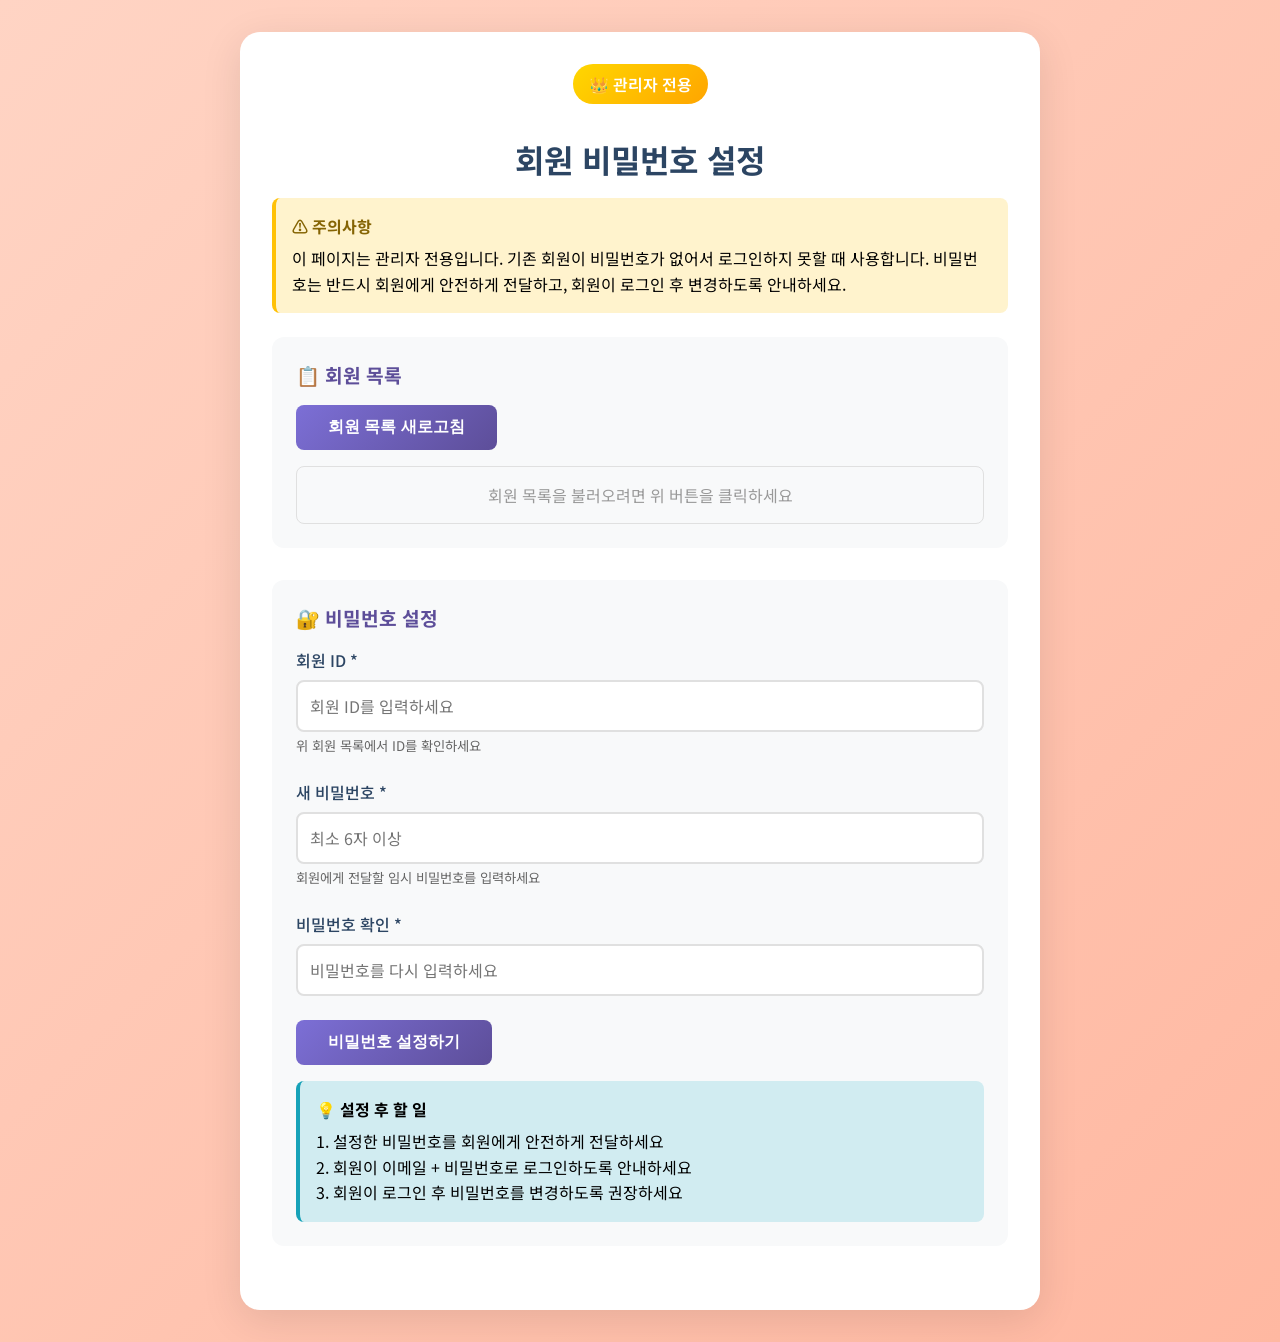
<file: admin-password-reset.html>
<!DOCTYPE html>
<html lang="ko">
<head>
    <meta charset="UTF-8">
    <meta name="viewport" content="width=device-width, initial-scale=1.0">
    <title>관리자 - 회원 비밀번호 설정</title>
    <link href="https://fonts.googleapis.com/css2?family=Noto+Sans+KR:wght@300;400;500;600;700&display=swap" rel="stylesheet">
    <style>
        * {
            margin: 0;
            padding: 0;
            box-sizing: border-box;
        }

        body {
            font-family: 'Noto Sans KR', sans-serif;
            background: linear-gradient(135deg, #ffd4c4 0%, #ffb8a1 100%);
            min-height: 100vh;
            padding: 2rem;
        }

        .container {
            max-width: 800px;
            margin: 0 auto;
            background: white;
            border-radius: 20px;
            padding: 2rem;
            box-shadow: 0 10px 40px rgba(0,0,0,0.1);
        }

        h1 {
            color: #2c4563;
            margin-bottom: 1rem;
            text-align: center;
        }

        .admin-badge {
            background: linear-gradient(135deg, #FFD700, #FFA500);
            color: white;
            padding: 0.5rem 1rem;
            border-radius: 20px;
            display: inline-block;
            margin-bottom: 2rem;
            font-weight: 600;
        }

        .section {
            background: #f8f9fa;
            padding: 1.5rem;
            border-radius: 12px;
            margin-bottom: 2rem;
        }

        .section h2 {
            color: #5d4e99;
            margin-bottom: 1rem;
            font-size: 1.2rem;
        }

        .form-group {
            margin-bottom: 1.5rem;
        }

        label {
            display: block;
            margin-bottom: 0.5rem;
            color: #2c4563;
            font-weight: 500;
        }

        input, select {
            width: 100%;
            padding: 0.75rem;
            border: 2px solid #e0e0e0;
            border-radius: 8px;
            font-size: 1rem;
            font-family: 'Noto Sans KR', sans-serif;
        }

        input:focus, select:focus {
            outline: none;
            border-color: #5d4e99;
        }

        button {
            background: linear-gradient(135deg, #7c6fd6, #5d4e99);
            color: white;
            border: none;
            padding: 0.75rem 2rem;
            border-radius: 8px;
            font-size: 1rem;
            font-weight: 600;
            cursor: pointer;
            transition: transform 0.2s;
        }

        button:hover {
            transform: translateY(-2px);
        }

        button:disabled {
            background: #ccc;
            cursor: not-allowed;
        }

        .result {
            padding: 1rem;
            border-radius: 8px;
            margin-top: 1rem;
            display: none;
        }

        .result.success {
            background: #d4edda;
            color: #155724;
            border: 1px solid #c3e6cb;
            display: block;
        }

        .result.error {
            background: #f8d7da;
            color: #721c24;
            border: 1px solid #f5c6cb;
            display: block;
        }

        .members-list {
            max-height: 300px;
            overflow-y: auto;
            border: 1px solid #e0e0e0;
            border-radius: 8px;
            padding: 1rem;
        }

        .member-item {
            padding: 0.75rem;
            border-bottom: 1px solid #e0e0e0;
            display: flex;
            justify-content: space-between;
            align-items: center;
        }

        .member-item:last-child {
            border-bottom: none;
        }

        .member-info {
            flex: 1;
        }

        .member-name {
            font-weight: 600;
            color: #2c4563;
        }

        .member-email {
            font-size: 0.9rem;
            color: #666;
        }

        .has-password {
            color: #28a745;
            font-size: 0.9rem;
        }

        .no-password {
            color: #dc3545;
            font-size: 0.9rem;
        }

        .warning-box {
            background: #fff3cd;
            border-left: 4px solid #ffc107;
            padding: 1rem;
            border-radius: 8px;
            margin-bottom: 1.5rem;
        }

        .warning-box strong {
            color: #856404;
        }

        .info-box {
            background: #d1ecf1;
            border-left: 4px solid #17a2b8;
            padding: 1rem;
            border-radius: 8px;
            margin-top: 1rem;
        }

        .code-box {
            background: #2c3e50;
            color: #ecf0f1;
            padding: 1rem;
            border-radius: 8px;
            font-family: 'Courier New', monospace;
            font-size: 0.9rem;
            overflow-x: auto;
            margin-top: 0.5rem;
        }
    </style>
</head>
<body>
    <div class="container">
        <div style="text-align: center;">
            <span class="admin-badge">👑 관리자 전용</span>
        </div>
        
        <h1>회원 비밀번호 설정</h1>

        <div class="warning-box">
            <strong>⚠️ 주의사항</strong>
            <p style="margin-top: 0.5rem; line-height: 1.6;">
                이 페이지는 관리자 전용입니다. 기존 회원이 비밀번호가 없어서 로그인하지 못할 때 사용합니다.
                비밀번호는 반드시 회원에게 안전하게 전달하고, 회원이 로그인 후 변경하도록 안내하세요.
            </p>
        </div>

        <!-- 회원 목록 -->
        <div class="section">
            <h2>📋 회원 목록</h2>
            <button onclick="loadMembers()">회원 목록 새로고침</button>
            <div id="membersList" class="members-list" style="margin-top: 1rem;">
                <p style="text-align: center; color: #999;">회원 목록을 불러오려면 위 버튼을 클릭하세요</p>
            </div>
        </div>

        <!-- 비밀번호 설정 폼 -->
        <div class="section">
            <h2>🔐 비밀번호 설정</h2>
            
            <div class="form-group">
                <label for="memberId">회원 ID *</label>
                <input type="text" id="memberId" placeholder="회원 ID를 입력하세요" required>
                <small style="color: #666;">위 회원 목록에서 ID를 확인하세요</small>
            </div>

            <div class="form-group">
                <label for="newPassword">새 비밀번호 *</label>
                <input type="text" id="newPassword" placeholder="최소 6자 이상" required minlength="6">
                <small style="color: #666;">회원에게 전달할 임시 비밀번호를 입력하세요</small>
            </div>

            <div class="form-group">
                <label for="confirmPassword">비밀번호 확인 *</label>
                <input type="text" id="confirmPassword" placeholder="비밀번호를 다시 입력하세요" required minlength="6">
            </div>

            <button onclick="setPassword()">비밀번호 설정하기</button>

            <div id="result" class="result"></div>

            <div class="info-box">
                <strong>💡 설정 후 할 일</strong>
                <p style="margin-top: 0.5rem; line-height: 1.6;">
                    1. 설정한 비밀번호를 회원에게 안전하게 전달하세요<br>
                    2. 회원이 이메일 + 비밀번호로 로그인하도록 안내하세요<br>
                    3. 회원이 로그인 후 비밀번호를 변경하도록 권장하세요
                </p>
            </div>
        </div>
    </div>

    <script>
        // 비밀번호 해싱 함수
        async function hashPassword(password) {
            const msgBuffer = new TextEncoder().encode(password);
            const hashBuffer = await crypto.subtle.digest('SHA-256', msgBuffer);
            const hashArray = Array.from(new Uint8Array(hashBuffer));
            const hashHex = hashArray.map(b => b.toString(16).padStart(2, '0')).join('');
            return hashHex;
        }

        // 회원 목록 불러오기
        async function loadMembers() {
            const membersList = document.getElementById('membersList');
            membersList.innerHTML = '<p style="text-align: center; color: #999;">불러오는 중...</p>';

            try {
                const response = await fetch('tables/members?limit=1000&sort=-created_at');
                const data = await response.json();
                const members = data.data || [];

                if (members.length === 0) {
                    membersList.innerHTML = '<p style="text-align: center; color: #999;">등록된 회원이 없습니다</p>';
                    return;
                }

                let html = '';
                members.forEach(member => {
                    const hasPassword = member.password ? true : false;
                    const passwordStatus = hasPassword 
                        ? '<span class="has-password">✓ 비밀번호 있음</span>' 
                        : '<span class="no-password">✗ 비밀번호 없음</span>';
                    
                    html += `
                        <div class="member-item">
                            <div class="member-info">
                                <div class="member-name">${member.name}</div>
                                <div class="member-email">${member.email}</div>
                                <div style="font-size: 0.85rem; color: #999; margin-top: 0.25rem;">
                                    ID: ${member.id}
                                </div>
                            </div>
                            <div>
                                ${passwordStatus}
                            </div>
                        </div>
                    `;
                });

                membersList.innerHTML = html;
            } catch (error) {
                console.error('회원 목록 로드 오류:', error);
                membersList.innerHTML = '<p style="text-align: center; color: #dc3545;">오류가 발생했습니다</p>';
            }
        }

        // 비밀번호 설정
        async function setPassword() {
            const memberId = document.getElementById('memberId').value.trim();
            const newPassword = document.getElementById('newPassword').value;
            const confirmPassword = document.getElementById('confirmPassword').value;
            const resultDiv = document.getElementById('result');

            // 유효성 검사
            if (!memberId) {
                showResult('회원 ID를 입력하세요', 'error');
                return;
            }

            if (!newPassword || newPassword.length < 6) {
                showResult('비밀번호는 최소 6자 이상이어야 합니다', 'error');
                return;
            }

            if (newPassword !== confirmPassword) {
                showResult('비밀번호가 일치하지 않습니다', 'error');
                return;
            }

            if (!confirm(`정말 이 회원의 비밀번호를 설정하시겠습니까?\n\n회원 ID: ${memberId}\n비밀번호: ${newPassword}`)) {
                return;
            }

            try {
                // 비밀번호 해싱
                const hashedPassword = await hashPassword(newPassword);

                // API 호출
                const response = await fetch(`tables/members/${memberId}`, {
                    method: 'PATCH',
                    headers: { 'Content-Type': 'application/json' },
                    body: JSON.stringify({ password: hashedPassword })
                });

                if (response.ok) {
                    showResult(`✅ 비밀번호가 성공적으로 설정되었습니다!\n\n회원에게 다음 정보를 전달하세요:\n이메일: (회원 목록에서 확인)\n비밀번호: ${newPassword}`, 'success');
                    
                    // 폼 초기화
                    document.getElementById('memberId').value = '';
                    document.getElementById('newPassword').value = '';
                    document.getElementById('confirmPassword').value = '';
                    
                    // 회원 목록 새로고침
                    setTimeout(() => loadMembers(), 1000);
                } else {
                    const errorText = await response.text();
                    showResult(`❌ 오류 발생: ${errorText}`, 'error');
                }
            } catch (error) {
                console.error('비밀번호 설정 오류:', error);
                showResult(`❌ 오류 발생: ${error.message}`, 'error');
            }
        }

        // 결과 표시
        function showResult(message, type) {
            const resultDiv = document.getElementById('result');
            resultDiv.textContent = message;
            resultDiv.className = `result ${type}`;
            resultDiv.style.whiteSpace = 'pre-wrap';
        }

        // 페이지 로드 시
        window.addEventListener('load', () => {
            console.log('관리자 비밀번호 설정 페이지 로드됨');
        });
    </script>
</body>
</html>
</file>
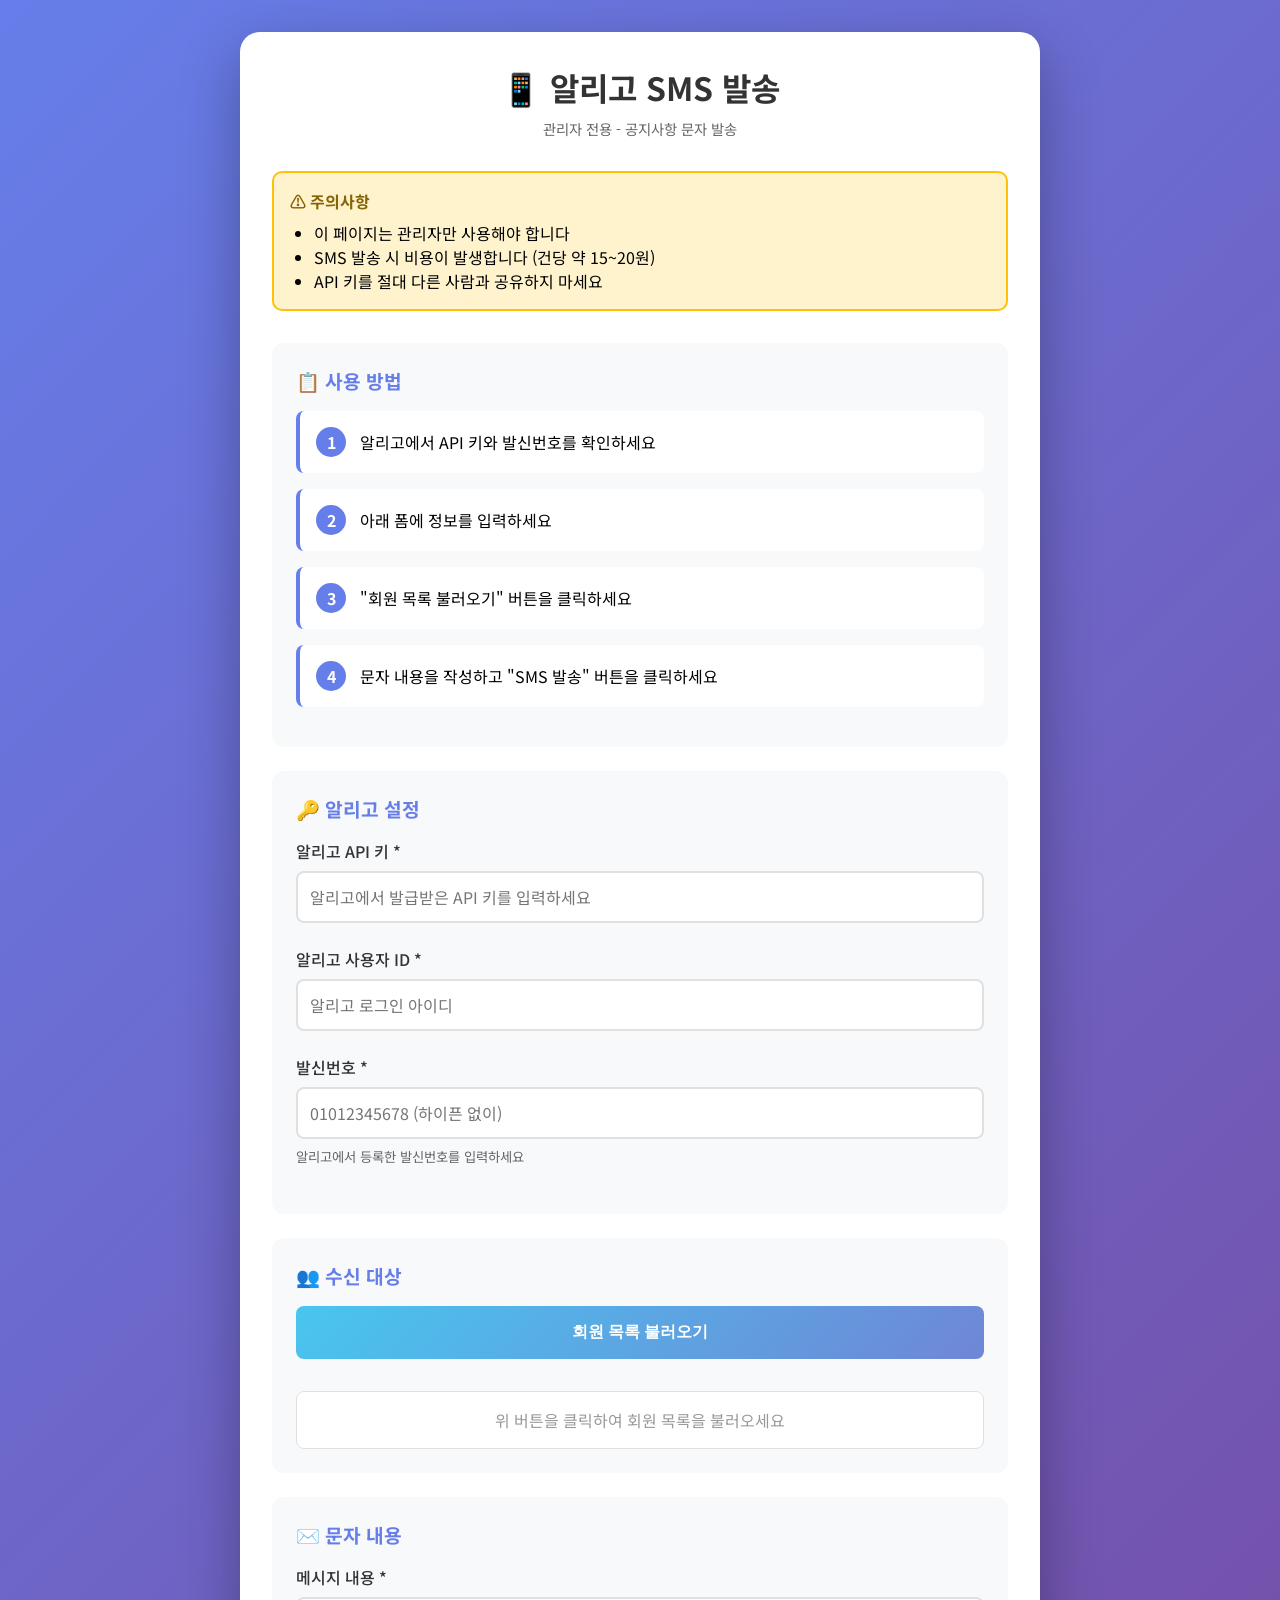
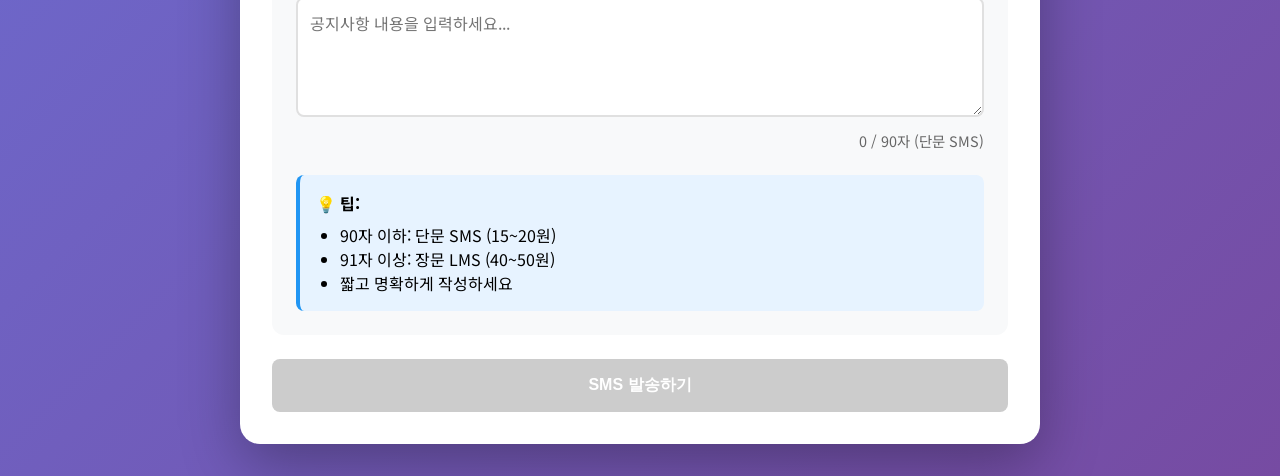
<file: send-sms.html>
<!DOCTYPE html>
<html lang="ko">
<head>
    <meta charset="UTF-8">
    <meta name="viewport" content="width=device-width, initial-scale=1.0">
    <title>알리고 SMS 발송 - 관리자 전용</title>
    <link href="https://fonts.googleapis.com/css2?family=Noto+Sans+KR:wght@300;400;500;600;700&display=swap" rel="stylesheet">
    <style>
        * {
            margin: 0;
            padding: 0;
            box-sizing: border-box;
        }

        body {
            font-family: 'Noto Sans KR', sans-serif;
            background: linear-gradient(135deg, #667eea 0%, #764ba2 100%);
            min-height: 100vh;
            padding: 2rem;
        }

        .container {
            max-width: 800px;
            margin: 0 auto;
            background: white;
            border-radius: 20px;
            padding: 2rem;
            box-shadow: 0 20px 60px rgba(0,0,0,0.3);
        }

        h1 {
            color: #333;
            margin-bottom: 0.5rem;
            text-align: center;
        }

        .subtitle {
            text-align: center;
            color: #666;
            margin-bottom: 2rem;
            font-size: 0.9rem;
        }

        .warning {
            background: #fff3cd;
            border: 2px solid #ffc107;
            border-radius: 10px;
            padding: 1rem;
            margin-bottom: 2rem;
        }

        .warning strong {
            color: #856404;
        }

        .section {
            background: #f8f9fa;
            padding: 1.5rem;
            border-radius: 12px;
            margin-bottom: 1.5rem;
        }

        .section h2 {
            color: #667eea;
            margin-bottom: 1rem;
            font-size: 1.2rem;
        }

        .form-group {
            margin-bottom: 1.5rem;
        }

        label {
            display: block;
            margin-bottom: 0.5rem;
            color: #333;
            font-weight: 500;
        }

        input, textarea {
            width: 100%;
            padding: 0.75rem;
            border: 2px solid #e0e0e0;
            border-radius: 8px;
            font-size: 1rem;
            font-family: 'Noto Sans KR', sans-serif;
        }

        input:focus, textarea:focus {
            outline: none;
            border-color: #667eea;
        }

        textarea {
            resize: vertical;
            min-height: 120px;
        }

        .char-count {
            text-align: right;
            font-size: 0.9rem;
            color: #666;
            margin-top: 0.5rem;
        }

        .btn {
            background: linear-gradient(135deg, #667eea, #764ba2);
            color: white;
            border: none;
            padding: 1rem 2rem;
            border-radius: 8px;
            font-size: 1rem;
            font-weight: 600;
            cursor: pointer;
            width: 100%;
            transition: transform 0.2s;
        }

        .btn:hover {
            transform: translateY(-2px);
        }

        .btn:disabled {
            background: #ccc;
            cursor: not-allowed;
        }

        .btn-secondary {
            background: linear-gradient(135deg, #48c6ef, #6f86d6);
            margin-bottom: 1rem;
        }

        .result {
            margin-top: 1.5rem;
            padding: 1rem;
            border-radius: 8px;
            display: none;
        }

        .result.success {
            background: #d4edda;
            color: #155724;
            border: 1px solid #c3e6cb;
        }

        .result.error {
            background: #f8d7da;
            color: #721c24;
            border: 1px solid #f5c6cb;
        }

        .phone-list {
            max-height: 200px;
            overflow-y: auto;
            border: 1px solid #e0e0e0;
            border-radius: 8px;
            padding: 1rem;
            background: white;
        }

        .phone-item {
            padding: 0.5rem;
            border-bottom: 1px solid #f0f0f0;
        }

        .phone-item:last-child {
            border-bottom: none;
        }

        .info-box {
            background: #e7f3ff;
            border-left: 4px solid #2196F3;
            padding: 1rem;
            border-radius: 8px;
            margin-top: 1rem;
        }

        .step {
            background: white;
            padding: 1rem;
            border-radius: 8px;
            margin-bottom: 1rem;
            border-left: 4px solid #667eea;
        }

        .step-number {
            display: inline-block;
            background: #667eea;
            color: white;
            width: 30px;
            height: 30px;
            border-radius: 50%;
            text-align: center;
            line-height: 30px;
            margin-right: 10px;
            font-weight: bold;
        }
    </style>
</head>
<body>
    <div class="container">
        <h1>📱 알리고 SMS 발송</h1>
        <p class="subtitle">관리자 전용 - 공지사항 문자 발송</p>

        <div class="warning">
            <strong>⚠️ 주의사항</strong>
            <ul style="margin-top: 0.5rem; margin-left: 1.5rem;">
                <li>이 페이지는 관리자만 사용해야 합니다</li>
                <li>SMS 발송 시 비용이 발생합니다 (건당 약 15~20원)</li>
                <li>API 키를 절대 다른 사람과 공유하지 마세요</li>
            </ul>
        </div>

        <!-- 사용 방법 -->
        <div class="section">
            <h2>📋 사용 방법</h2>
            <div class="step">
                <span class="step-number">1</span>
                알리고에서 API 키와 발신번호를 확인하세요
            </div>
            <div class="step">
                <span class="step-number">2</span>
                아래 폼에 정보를 입력하세요
            </div>
            <div class="step">
                <span class="step-number">3</span>
                "회원 목록 불러오기" 버튼을 클릭하세요
            </div>
            <div class="step">
                <span class="step-number">4</span>
                문자 내용을 작성하고 "SMS 발송" 버튼을 클릭하세요
            </div>
        </div>

        <!-- 알리고 설정 -->
        <div class="section">
            <h2>🔑 알리고 설정</h2>
            
            <div class="form-group">
                <label for="apiKey">알리고 API 키 *</label>
                <input type="text" id="apiKey" placeholder="알리고에서 발급받은 API 키를 입력하세요">
            </div>

            <div class="form-group">
                <label for="userId">알리고 사용자 ID *</label>
                <input type="text" id="userId" placeholder="알리고 로그인 아이디">
            </div>

            <div class="form-group">
                <label for="sender">발신번호 *</label>
                <input type="text" id="sender" placeholder="01012345678 (하이픈 없이)">
                <small style="color: #666; display: block; margin-top: 0.5rem;">
                    알리고에서 등록한 발신번호를 입력하세요
                </small>
            </div>
        </div>

        <!-- 회원 목록 -->
        <div class="section">
            <h2>👥 수신 대상</h2>
            
            <button class="btn btn-secondary" onclick="loadMembers()">
                회원 목록 불러오기
            </button>

            <div id="memberCount" style="margin: 1rem 0; font-weight: 500;"></div>

            <div class="phone-list" id="phoneList">
                <p style="text-align: center; color: #999;">
                    위 버튼을 클릭하여 회원 목록을 불러오세요
                </p>
            </div>
        </div>

        <!-- 문자 내용 -->
        <div class="section">
            <h2>✉️ 문자 내용</h2>
            
            <div class="form-group">
                <label for="message">메시지 내용 *</label>
                <textarea id="message" placeholder="공지사항 내용을 입력하세요..."></textarea>
                <div class="char-count">
                    <span id="charCount">0</span> / 90자 (단문 SMS)
                </div>
            </div>

            <div class="info-box">
                <strong>💡 팁:</strong>
                <ul style="margin-top: 0.5rem; margin-left: 1.5rem;">
                    <li>90자 이하: 단문 SMS (15~20원)</li>
                    <li>91자 이상: 장문 LMS (40~50원)</li>
                    <li>짧고 명확하게 작성하세요</li>
                </ul>
            </div>
        </div>

        <!-- 발송 버튼 -->
        <button class="btn" id="sendBtn" onclick="sendSMS()" disabled>
            SMS 발송하기
        </button>

        <!-- 결과 메시지 -->
        <div id="result" class="result"></div>
    </div>

    <script>
        let members = [];
        let phoneNumbers = [];

        // 글자 수 카운트
        document.getElementById('message').addEventListener('input', function() {
            const count = this.value.length;
            document.getElementById('charCount').textContent = count;
            
            if (count > 90) {
                document.getElementById('charCount').style.color = '#e74c3c';
            } else {
                document.getElementById('charCount').style.color = '#666';
            }
        });

        // 회원 목록 불러오기
        async function loadMembers() {
            try {
                const response = await fetch('../tables/members?limit=1000');
                const data = await response.json();
                members = data.data || [];

                // 전화번호만 추출
                phoneNumbers = members
                    .filter(m => m.phone)
                    .map(m => m.phone.replace(/[^0-9]/g, '')); // 숫자만 남김

                // 화면에 표시
                const phoneList = document.getElementById('phoneList');
                const memberCount = document.getElementById('memberCount');

                memberCount.innerHTML = `✅ 총 <strong>${phoneNumbers.length}명</strong>의 회원에게 발송됩니다`;

                phoneList.innerHTML = members
                    .filter(m => m.phone)
                    .map(m => `
                        <div class="phone-item">
                            ${m.name} - ${m.phone}
                        </div>
                    `).join('');

                // 발송 버튼 활성화
                document.getElementById('sendBtn').disabled = false;

                showResult('회원 목록을 성공적으로 불러왔습니다!', 'success');
            } catch (error) {
                console.error('회원 목록 로드 오류:', error);
                showResult('회원 목록을 불러오는데 실패했습니다.', 'error');
            }
        }

        // SMS 발송
        async function sendSMS() {
            const apiKey = document.getElementById('apiKey').value.trim();
            const userId = document.getElementById('userId').value.trim();
            const sender = document.getElementById('sender').value.trim().replace(/[^0-9]/g, '');
            const message = document.getElementById('message').value.trim();

            // 유효성 검사
            if (!apiKey || !userId || !sender) {
                alert('알리고 설정을 모두 입력해주세요.');
                return;
            }

            if (!message) {
                alert('문자 내용을 입력해주세요.');
                return;
            }

            if (phoneNumbers.length === 0) {
                alert('먼저 회원 목록을 불러와주세요.');
                return;
            }

            // 발송 확인
            const totalCost = phoneNumbers.length * 20;
            if (!confirm(`${phoneNumbers.length}명에게 SMS를 발송하시겠습니까?\n\n예상 비용: 약 ${totalCost.toLocaleString()}원`)) {
                return;
            }

            // 발송 시작
            document.getElementById('sendBtn').disabled = true;
            showResult('SMS 발송 중... 잠시만 기다려주세요.', 'success');

            try {
                let successCount = 0;
                let failCount = 0;

                // 각 번호로 발송 (순차적으로)
                for (let i = 0; i < phoneNumbers.length; i++) {
                    const receiver = phoneNumbers[i];
                    
                    try {
                        const formData = new URLSearchParams();
                        formData.append('key', apiKey);
                        formData.append('user_id', userId);
                        formData.append('sender', sender);
                        formData.append('receiver', receiver);
                        formData.append('msg', message);
                        formData.append('msg_type', 'SMS');

                        const response = await fetch('https://apis.aligo.in/send/', {
                            method: 'POST',
                            headers: {
                                'Content-Type': 'application/x-www-form-urlencoded',
                            },
                            body: formData
                        });

                        const result = await response.json();
                        
                        if (result.result_code === '1') {
                            successCount++;
                        } else {
                            failCount++;
                            console.error(`발송 실패 (${receiver}):`, result.message);
                        }

                        // 진행상황 표시
                        showResult(`발송 중... ${i + 1}/${phoneNumbers.length}`, 'success');

                        // API 제한을 위해 0.5초 대기
                        await new Promise(resolve => setTimeout(resolve, 500));

                    } catch (error) {
                        failCount++;
                        console.error(`발송 오류 (${receiver}):`, error);
                    }
                }

                // 완료 메시지
                showResult(
                    `SMS 발송 완료!\n\n성공: ${successCount}명\n실패: ${failCount}명`,
                    failCount === 0 ? 'success' : 'error'
                );

            } catch (error) {
                console.error('SMS 발송 오류:', error);
                showResult('SMS 발송 중 오류가 발생했습니다.', 'error');
            } finally {
                document.getElementById('sendBtn').disabled = false;
            }
        }

        // 결과 표시
        function showResult(message, type) {
            const result = document.getElementById('result');
            result.textContent = message;
            result.className = `result ${type}`;
            result.style.display = 'block';
        }
    </script>
</body>
</html>
</file>
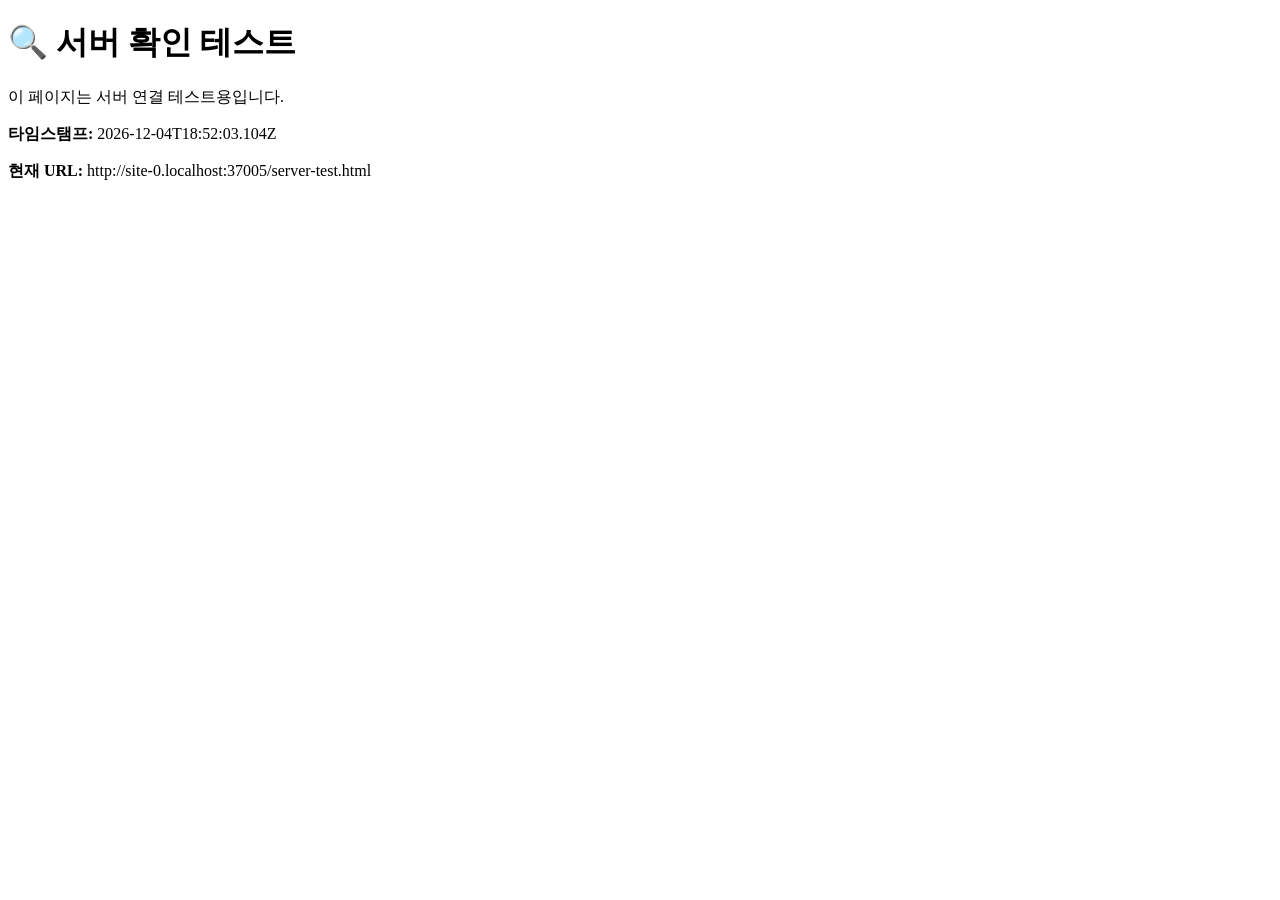
<file: server-test.html>
<!DOCTYPE html>
<html lang="ko">
<head>
    <meta charset="UTF-8">
    <title>서버 확인 테스트</title>
</head>
<body>
    <h1>🔍 서버 확인 테스트</h1>
    <p>이 페이지는 서버 연결 테스트용입니다.</p>
    <p><strong>타임스탬프:</strong> <span id="timestamp"></span></p>
    <p><strong>현재 URL:</strong> <span id="currentUrl"></span></p>
    
    <script>
        document.getElementById('timestamp').textContent = new Date().toISOString();
        document.getElementById('currentUrl').textContent = window.location.href;
    </script>
</body>
</html>
</file>
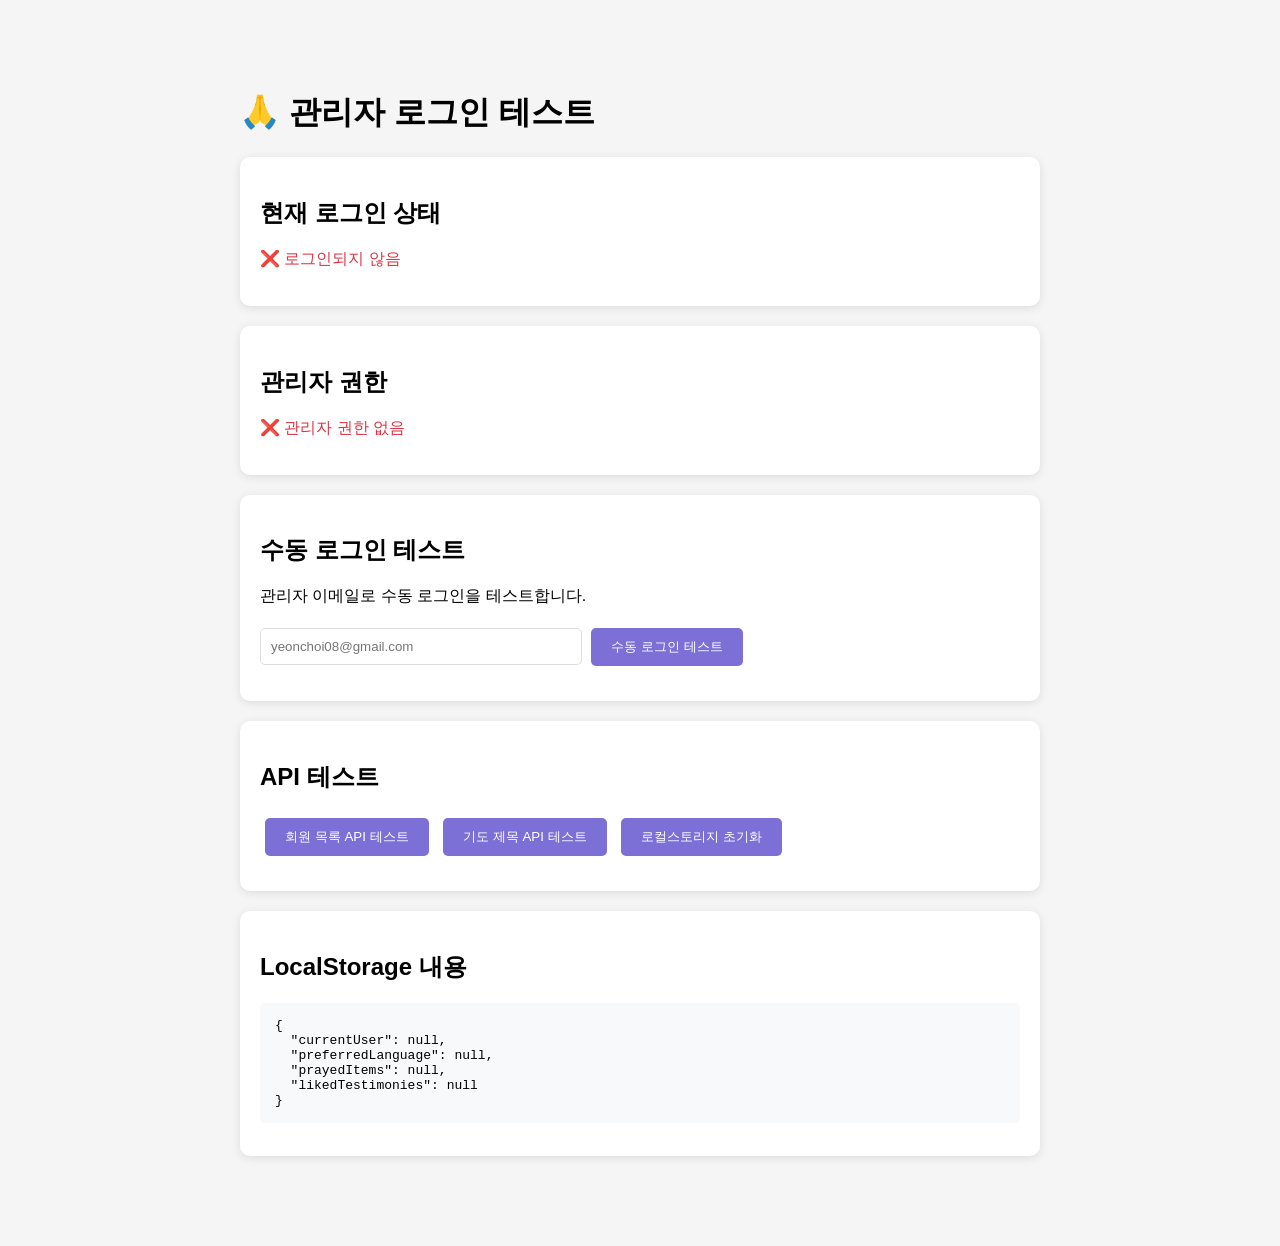
<file: test-admin.html>
<!DOCTYPE html>
<html lang="ko">
<head>
    <meta charset="UTF-8">
    <meta name="viewport" content="width=device-width, initial-scale=1.0">
    <title>관리자 테스트</title>
    <style>
        body {
            font-family: Arial, sans-serif;
            max-width: 800px;
            margin: 50px auto;
            padding: 20px;
            background: #f5f5f5;
        }
        .info-box {
            background: white;
            padding: 20px;
            border-radius: 10px;
            margin-bottom: 20px;
            box-shadow: 0 2px 10px rgba(0,0,0,0.1);
        }
        .success {
            color: #28a745;
        }
        .error {
            color: #dc3545;
        }
        button {
            padding: 10px 20px;
            margin: 5px;
            border: none;
            border-radius: 5px;
            background: #7c6fd6;
            color: white;
            cursor: pointer;
        }
        button:hover {
            background: #6858c5;
        }
        pre {
            background: #f8f9fa;
            padding: 15px;
            border-radius: 5px;
            overflow-x: auto;
        }
    </style>
</head>
<body>
    <h1>🙏 관리자 로그인 테스트</h1>
    
    <div class="info-box">
        <h2>현재 로그인 상태</h2>
        <div id="loginStatus">확인 중...</div>
    </div>
    
    <div class="info-box">
        <h2>관리자 권한</h2>
        <div id="adminStatus">확인 중...</div>
    </div>
    
    <div class="info-box">
        <h2>수동 로그인 테스트</h2>
        <p>관리자 이메일로 수동 로그인을 테스트합니다.</p>
        <input type="email" id="testEmail" placeholder="yeonchoi08@gmail.com" style="padding: 10px; width: 300px; border: 1px solid #ddd; border-radius: 5px;">
        <button onclick="testManualLogin()">수동 로그인 테스트</button>
        <div id="loginTestResult" style="margin-top: 10px;"></div>
    </div>
    
    <div class="info-box">
        <h2>API 테스트</h2>
        <button onclick="testMembersAPI()">회원 목록 API 테스트</button>
        <button onclick="testPrayersAPI()">기도 제목 API 테스트</button>
        <button onclick="clearStorage()">로컬스토리지 초기화</button>
        <div id="apiResult" style="margin-top: 10px;"></div>
    </div>
    
    <div class="info-box">
        <h2>LocalStorage 내용</h2>
        <pre id="storageContent"></pre>
    </div>

    <script>
        // 현재 사용자 확인
        function checkCurrentUser() {
            const savedUser = localStorage.getItem('currentUser');
            const loginStatusDiv = document.getElementById('loginStatus');
            const adminStatusDiv = document.getElementById('adminStatus');
            
            if (savedUser) {
                const user = JSON.parse(savedUser);
                loginStatusDiv.innerHTML = `
                    <p class="success">✅ 로그인됨</p>
                    <p><strong>이름:</strong> ${user.name}</p>
                    <p><strong>이메일:</strong> ${user.email}</p>
                    <p><strong>기본 관리자:</strong> ${user.isDefaultAdmin ? '예' : '아니오'}</p>
                `;
                
                const isAdmin = user.email === 'yeonchoi08@gmail.com' || 
                               user.name === '최지연' || 
                               user.isAdmin === true ||
                               user.isDefaultAdmin === true;
                
                adminStatusDiv.innerHTML = isAdmin 
                    ? '<p class="success">✅ 관리자 권한 있음</p>'
                    : '<p class="error">❌ 관리자 권한 없음</p>';
            } else {
                loginStatusDiv.innerHTML = '<p class="error">❌ 로그인되지 않음</p>';
                adminStatusDiv.innerHTML = '<p class="error">❌ 관리자 권한 없음</p>';
            }
            
            // LocalStorage 내용 표시
            const storageDiv = document.getElementById('storageContent');
            storageDiv.textContent = JSON.stringify({
                currentUser: savedUser ? JSON.parse(savedUser) : null,
                preferredLanguage: localStorage.getItem('preferredLanguage'),
                prayedItems: localStorage.getItem('prayedItems'),
                likedTestimonies: localStorage.getItem('likedTestimonies')
            }, null, 2);
        }
        
        // 회원 API 테스트
        async function testMembersAPI() {
            const resultDiv = document.getElementById('apiResult');
            resultDiv.innerHTML = '<p>테스트 중...</p>';
            
            try {
                const response = await fetch('tables/members?limit=10');
                const data = await response.json();
                
                resultDiv.innerHTML = `
                    <p class="success">✅ API 호출 성공</p>
                    <p><strong>회원 수:</strong> ${data.data ? data.data.length : 0}</p>
                    <pre>${JSON.stringify(data, null, 2)}</pre>
                `;
            } catch (error) {
                resultDiv.innerHTML = `
                    <p class="error">❌ API 호출 실패</p>
                    <p>${error.message}</p>
                `;
            }
        }
        
        // 기도 제목 API 테스트
        async function testPrayersAPI() {
            const resultDiv = document.getElementById('apiResult');
            resultDiv.innerHTML = '<p>테스트 중...</p>';
            
            try {
                const response = await fetch('tables/prayers?limit=10');
                const data = await response.json();
                
                resultDiv.innerHTML = `
                    <p class="success">✅ API 호출 성공</p>
                    <p><strong>기도 제목 수:</strong> ${data.data ? data.data.length : 0}</p>
                    <pre>${JSON.stringify(data, null, 2)}</pre>
                `;
            } catch (error) {
                resultDiv.innerHTML = `
                    <p class="error">❌ API 호출 실패</p>
                    <p>${error.message}</p>
                `;
            }
        }
        
        // 로컬스토리지 초기화
        function clearStorage() {
            if (confirm('로컬스토리지를 초기화하시겠습니까?')) {
                localStorage.clear();
                alert('초기화 완료! 페이지를 새로고침합니다.');
                location.reload();
            }
        }
        
        // 수동 로그인 테스트
        function testManualLogin() {
            const email = document.getElementById('testEmail').value.trim();
            const resultDiv = document.getElementById('loginTestResult');
            
            if (!email) {
                resultDiv.innerHTML = '<p class="error">❌ 이메일을 입력해주세요</p>';
                return;
            }
            
            // 관리자 이메일 확인
            if (email.toLowerCase() === 'yeonchoi08@gmail.com') {
                const defaultAdmin = {
                    id: 'default-admin',
                    name: '최지연',
                    email: 'yeonchoi08@gmail.com',
                    gender: 'female',
                    phone: '',
                    church: '',
                    isAdmin: true,
                    isDefaultAdmin: true
                };
                
                localStorage.setItem('currentUser', JSON.stringify(defaultAdmin));
                
                resultDiv.innerHTML = `
                    <p class="success">✅ 관리자 로그인 성공!</p>
                    <p>페이지를 새로고침하여 변경사항을 확인하세요.</p>
                    <button onclick="location.reload()">새로고침</button>
                `;
            } else {
                resultDiv.innerHTML = '<p class="error">❌ 관리자 이메일이 아닙니다</p>';
            }
        }
        
        // 페이지 로드 시 실행
        checkCurrentUser();
    </script>
</body>
</html>
</file>
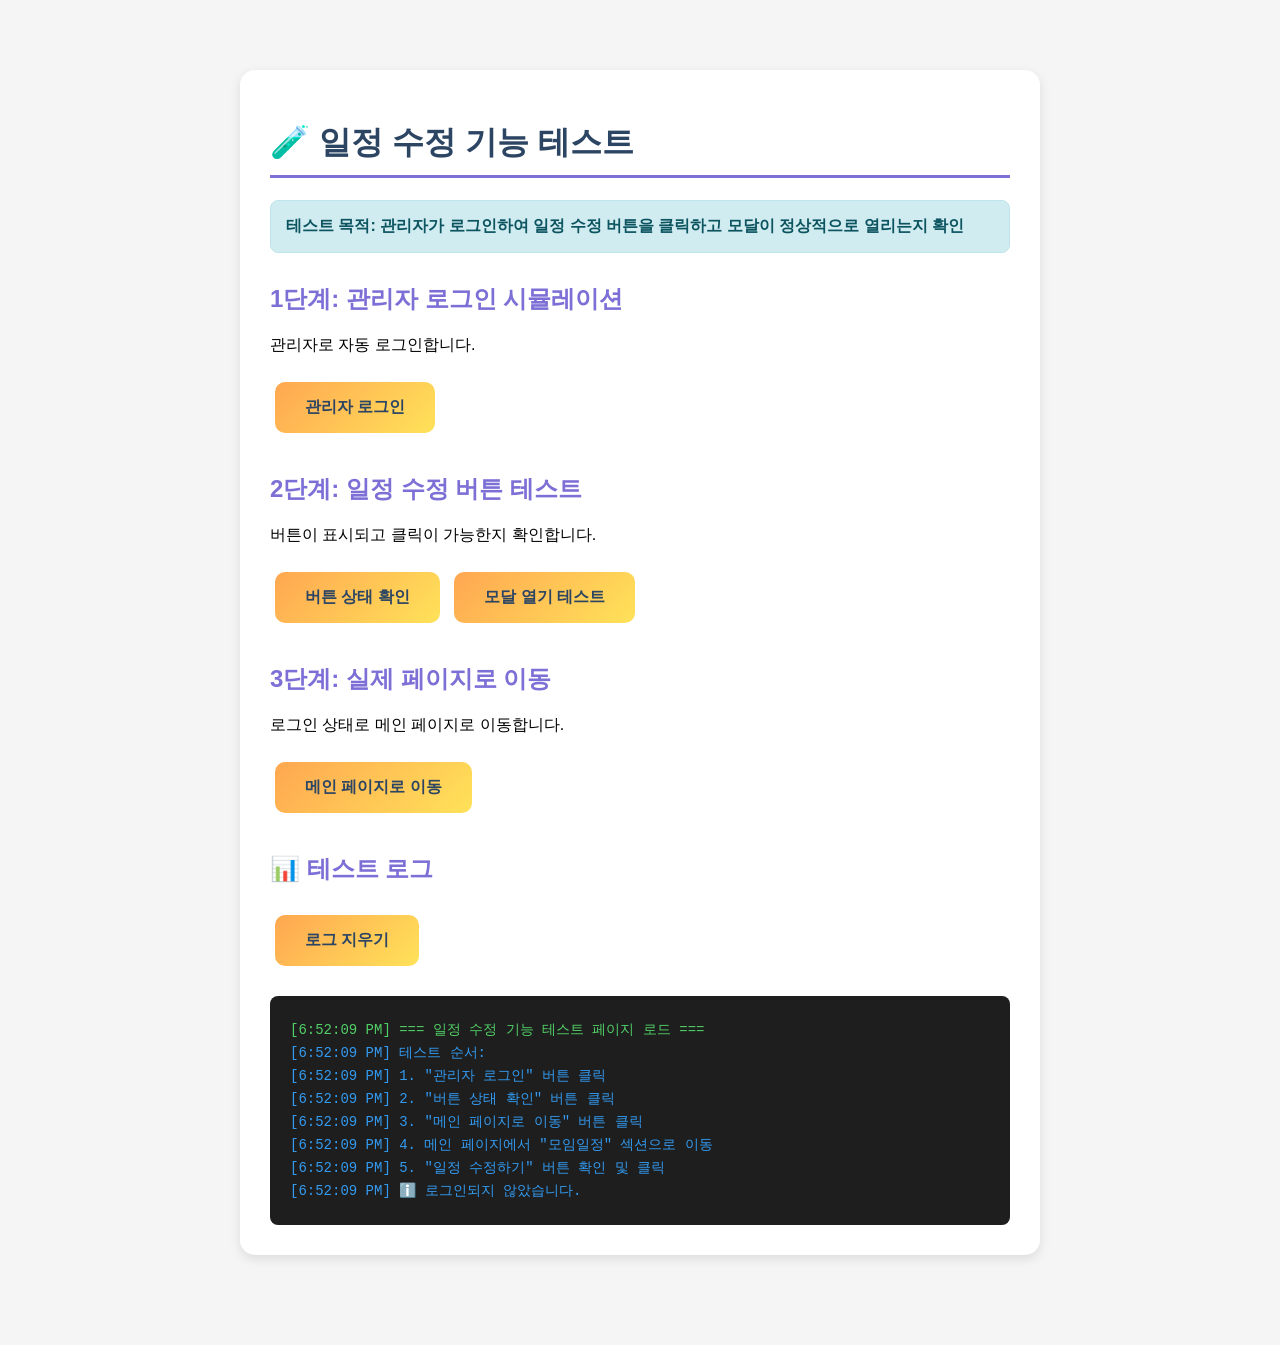
<file: test-schedule.html>
<!DOCTYPE html>
<html lang="ko">
<head>
    <meta charset="UTF-8">
    <meta name="viewport" content="width=device-width, initial-scale=1.0">
    <title>일정 수정 기능 테스트</title>
    <style>
        body {
            font-family: 'Noto Sans KR', sans-serif;
            max-width: 800px;
            margin: 50px auto;
            padding: 20px;
            background: #f5f5f5;
        }
        .test-section {
            background: white;
            padding: 30px;
            border-radius: 15px;
            margin-bottom: 20px;
            box-shadow: 0 4px 12px rgba(0,0,0,0.1);
        }
        h1 {
            color: #2c4563;
            border-bottom: 3px solid #7c6fd6;
            padding-bottom: 10px;
        }
        h2 {
            color: #7c6fd6;
            margin-top: 30px;
        }
        .status {
            padding: 15px;
            border-radius: 8px;
            margin: 10px 0;
            font-weight: 600;
        }
        .status.success {
            background: #d4edda;
            color: #155724;
            border: 1px solid #c3e6cb;
        }
        .status.error {
            background: #f8d7da;
            color: #721c24;
            border: 1px solid #f5c6cb;
        }
        .status.info {
            background: #d1ecf1;
            color: #0c5460;
            border: 1px solid #bee5eb;
        }
        button {
            background: linear-gradient(135deg, #ffa751 0%, #ffe259 100%);
            color: #2c4563;
            border: none;
            padding: 15px 30px;
            font-size: 16px;
            font-weight: 600;
            border-radius: 10px;
            cursor: pointer;
            margin: 10px 5px;
            transition: all 0.3s ease;
        }
        button:hover {
            transform: translateY(-2px);
            box-shadow: 0 8px 20px rgba(255, 167, 81, 0.4);
        }
        .code {
            background: #f8f9fa;
            padding: 15px;
            border-radius: 8px;
            border-left: 4px solid #7c6fd6;
            margin: 15px 0;
            font-family: monospace;
            overflow-x: auto;
        }
        #logOutput {
            background: #1e1e1e;
            color: #00ff00;
            padding: 20px;
            border-radius: 8px;
            font-family: 'Courier New', monospace;
            font-size: 14px;
            max-height: 400px;
            overflow-y: auto;
            margin-top: 20px;
        }
        .log-entry {
            margin: 5px 0;
        }
        .log-error {
            color: #ff6b6b;
        }
        .log-success {
            color: #51cf66;
        }
        .log-info {
            color: #339af0;
        }
    </style>
</head>
<body>
    <div class="test-section">
        <h1>🧪 일정 수정 기능 테스트</h1>
        
        <div class="status info">
            <strong>테스트 목적:</strong> 관리자가 로그인하여 일정 수정 버튼을 클릭하고 모달이 정상적으로 열리는지 확인
        </div>
        
        <h2>1단계: 관리자 로그인 시뮬레이션</h2>
        <p>관리자로 자동 로그인합니다.</p>
        <button onclick="simulateAdminLogin()">관리자 로그인</button>
        <div id="loginStatus" class="status" style="display:none;"></div>
        
        <h2>2단계: 일정 수정 버튼 테스트</h2>
        <p>버튼이 표시되고 클릭이 가능한지 확인합니다.</p>
        <button onclick="testScheduleButton()">버튼 상태 확인</button>
        <button onclick="openTestModal()">모달 열기 테스트</button>
        <div id="buttonStatus" class="status" style="display:none;"></div>
        
        <h2>3단계: 실제 페이지로 이동</h2>
        <p>로그인 상태로 메인 페이지로 이동합니다.</p>
        <button onclick="goToMainPage()">메인 페이지로 이동</button>
        
        <h2>📊 테스트 로그</h2>
        <button onclick="clearLog()">로그 지우기</button>
        <div id="logOutput"></div>
    </div>

    <script>
        function log(message, type = 'info') {
            const logOutput = document.getElementById('logOutput');
            const entry = document.createElement('div');
            entry.className = `log-entry log-${type}`;
            const timestamp = new Date().toLocaleTimeString();
            entry.textContent = `[${timestamp}] ${message}`;
            logOutput.appendChild(entry);
            logOutput.scrollTop = logOutput.scrollHeight;
            console.log(message);
        }

        function clearLog() {
            document.getElementById('logOutput').innerHTML = '';
            log('로그가 지워졌습니다.', 'info');
        }

        function simulateAdminLogin() {
            log('관리자 로그인 시도...', 'info');
            
            const adminUser = {
                name: '최지연',
                email: 'yeonchoi08@gmail.com',
                isAdmin: true,
                isDefaultAdmin: true,
                phone: '010-0000-0000',
                gender: 'female',
                church: 'BTT MINISTRY'
            };
            
            localStorage.setItem('currentUser', JSON.stringify(adminUser));
            
            const loginStatus = document.getElementById('loginStatus');
            loginStatus.style.display = 'block';
            loginStatus.className = 'status success';
            loginStatus.innerHTML = '✅ 관리자 로그인 성공!<br>이름: 최지연<br>이메일: yeonchoi08@gmail.com';
            
            log('✅ localStorage에 관리자 정보 저장 완료', 'success');
            log(`저장된 데이터: ${JSON.stringify(adminUser, null, 2)}`, 'info');
        }

        function testScheduleButton() {
            log('버튼 상태 확인 중...', 'info');
            
            const currentUser = JSON.parse(localStorage.getItem('currentUser'));
            const buttonStatus = document.getElementById('buttonStatus');
            buttonStatus.style.display = 'block';
            
            if (!currentUser) {
                buttonStatus.className = 'status error';
                buttonStatus.textContent = '❌ 로그인되지 않았습니다. 먼저 관리자 로그인을 해주세요.';
                log('❌ currentUser가 localStorage에 없습니다.', 'error');
                return;
            }
            
            log(`✅ currentUser 확인: ${currentUser.name}`, 'success');
            log(`관리자 권한: ${currentUser.isAdmin}`, 'info');
            
            if (currentUser.isAdmin) {
                buttonStatus.className = 'status success';
                buttonStatus.innerHTML = '✅ 관리자 권한 확인됨!<br>메인 페이지에서 "일정 수정하기" 버튼이 표시되어야 합니다.';
                log('✅ 관리자 권한 확인 완료', 'success');
            } else {
                buttonStatus.className = 'status error';
                buttonStatus.textContent = '❌ 관리자 권한이 없습니다.';
                log('❌ 관리자 권한 없음', 'error');
            }
        }

        function openTestModal() {
            log('모달 열기 테스트...', 'info');
            alert('✅ JavaScript 이벤트가 정상 작동합니다!\n\n실제 모달은 메인 페이지(index.html)에서 확인하세요.');
            log('✅ 이벤트 핸들러 정상 작동', 'success');
        }

        function goToMainPage() {
            const currentUser = JSON.parse(localStorage.getItem('currentUser'));
            
            if (!currentUser) {
                alert('먼저 관리자 로그인을 해주세요.');
                log('❌ 로그인하지 않아 메인 페이지로 이동 불가', 'error');
                return;
            }
            
            log('메인 페이지로 이동 중...', 'info');
            log('📍 index.html로 리다이렉트', 'success');
            
            // 메인 페이지로 이동
            setTimeout(() => {
                window.location.href = 'index.html#schedule';
            }, 1000);
        }

        // 페이지 로드 시 자동 확인
        window.addEventListener('DOMContentLoaded', () => {
            log('=== 일정 수정 기능 테스트 페이지 로드 ===', 'success');
            log('테스트 순서:', 'info');
            log('1. "관리자 로그인" 버튼 클릭', 'info');
            log('2. "버튼 상태 확인" 버튼 클릭', 'info');
            log('3. "메인 페이지로 이동" 버튼 클릭', 'info');
            log('4. 메인 페이지에서 "모임일정" 섹션으로 이동', 'info');
            log('5. "일정 수정하기" 버튼 확인 및 클릭', 'info');
            
            // 이미 로그인된 경우 확인
            const currentUser = JSON.parse(localStorage.getItem('currentUser'));
            if (currentUser) {
                log(`ℹ️ 이미 로그인되어 있습니다: ${currentUser.name}`, 'info');
            } else {
                log('ℹ️ 로그인되지 않았습니다.', 'info');
            }
        });
    </script>
</body>
</html>
</file>
